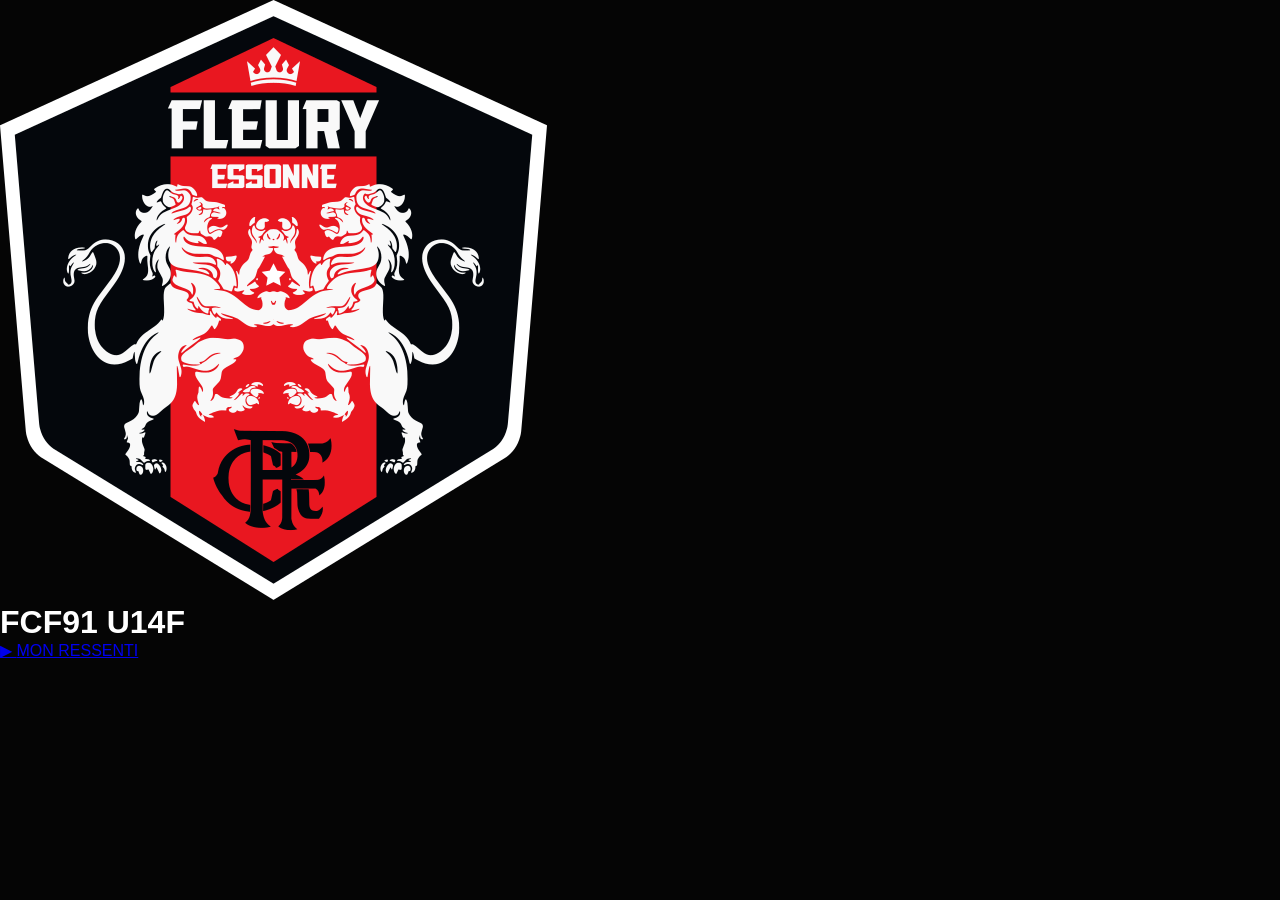
<file: index.html>
<!DOCTYPE html>
<html lang="fr">

<head>
    <meta charset="UTF-8">

    <meta
        name="viewport"
        content="width=device-width, initial-scale=1.0, viewport-fit=cover"
    >

    <meta name="theme-color" content="#050505">

    <title>FCF91 U14F</title>

    <link rel="stylesheet" href="style.css">
</head>

<body class="home-page">

    <main class="home-screen">

        <!-- Effets décoratifs du fond -->
        <div class="home-smoke home-smoke-left"></div>
        <div class="home-smoke home-smoke-right"></div>
        <div class="home-vignette"></div>

        <div class="home-content">

            <!-- Logo officiel du club -->
            <div class="home-logo-wrapper">
                <div class="home-logo-glow"></div>

                <img
                    src="logo.png"
                    alt="Logo du FC Fleury 91"
                    class="home-logo"
                >
            </div>

            <!-- Nom de l'équipe -->
            <div class="home-title-wrapper">
                <div class="home-line"></div>

                <h1 class="home-title">
                    FCF91 <span>U14F</span>
                </h1>

                <div class="home-line"></div>
            </div>

            <!-- Bouton vers le questionnaire -->
            <a href="ressenti.html" class="home-button">
                <span class="home-button-icon">▶</span>
                <span>MON RESSENTI</span>
            </a>

        </div>

    </main>

</body>

</html>
</file>
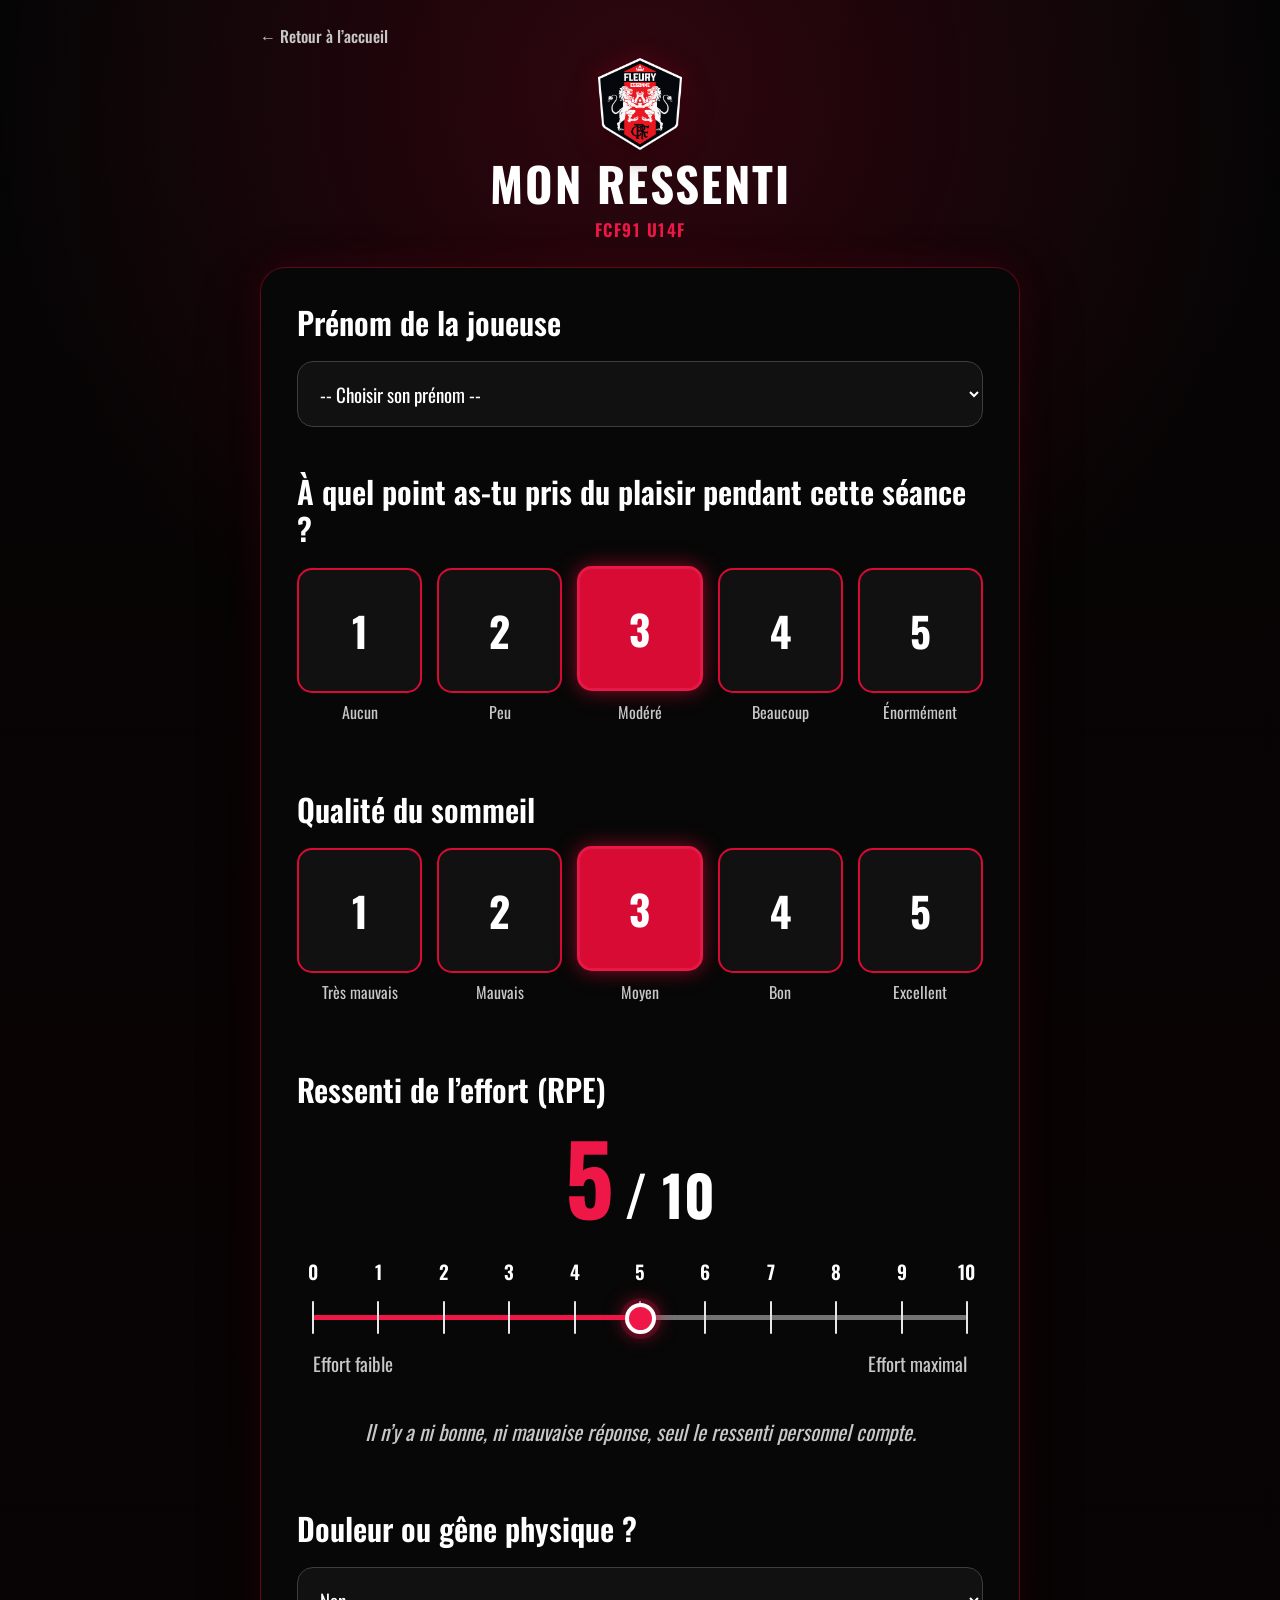
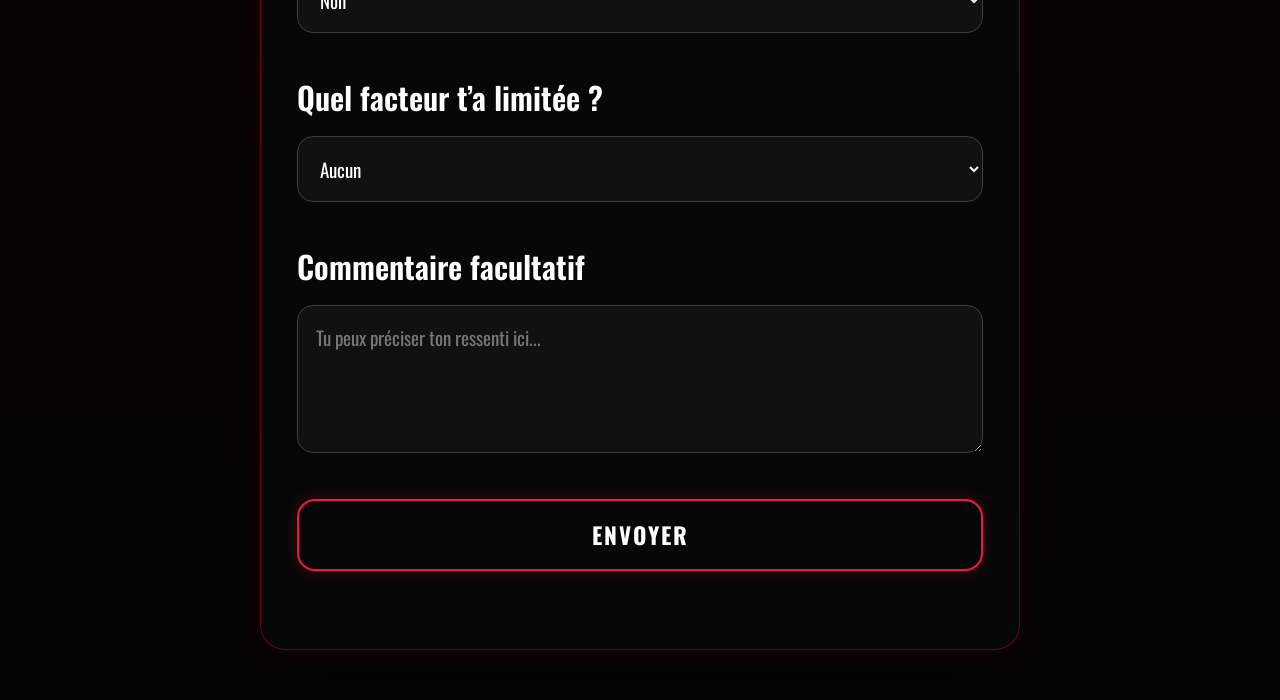
<file: ressenti-u14.html>
<!DOCTYPE html>
<html lang="fr">

<head>
  <meta charset="UTF-8">

  <meta
    name="viewport"
    content="width=device-width, initial-scale=1.0, viewport-fit=cover"
  >

  <meta name="theme-color" content="#050505">

  <title>Mon ressenti — FCF91 U14F</title>

  <link
    href="https://fonts.googleapis.com/css2?family=Oswald:wght@400;500;600;700&display=swap"
    rel="stylesheet"
  >

  <!-- CSS réservé uniquement à la page Ressenti -->
  <link rel="stylesheet" href="ressenti.css?v=5">
</head>

<body>

  <main class="ressenti-page">

    <!-- En-tête -->
    <header class="ressenti-header">

      <a href="index.html" class="back-button">
        ← Retour à l’accueil
      </a>

      <img
        src="logo.png"
        alt="Logo du FC Fleury 91"
        class="ressenti-logo"
      >

      <h1>MON RESSENTI</h1>

      <p>FCF91 U14F</p>

    </header>

    <!-- Formulaire -->
    <form id="ressentiForm" class="ressenti-form">

      <!-- Prénom -->
      <section class="form-section">

        <label for="prenom" class="section-title">
          Prénom de la joueuse
        </label>

        <select
          id="prenom"
          name="prenom"
          class="select-input"
          required
        >
          <option value="">
            -- Choisir son prénom --
          </option>
        </select>

      </section>

      <!-- Plaisir / humeur -->
      <section class="form-section">

        <h2 class="section-title">
          À quel point as-tu pris du plaisir pendant cette séance ?
        </h2>

        <div class="rating-grid">

          <label class="rating-choice">
            <input
              type="radio"
              name="humeur"
              value="1"
              required
            >
            <span class="rating-square">1</span>
            <span class="rating-label">Aucun</span>
          </label>

          <label class="rating-choice">
            <input
              type="radio"
              name="humeur"
              value="2"
            >
            <span class="rating-square">2</span>
            <span class="rating-label">Peu</span>
          </label>

          <label class="rating-choice">
            <input
              type="radio"
              name="humeur"
              value="3"
              checked
            >
            <span class="rating-square">3</span>
            <span class="rating-label">Modéré</span>
          </label>

          <label class="rating-choice">
            <input
              type="radio"
              name="humeur"
              value="4"
            >
            <span class="rating-square">4</span>
            <span class="rating-label">Beaucoup</span>
          </label>

          <label class="rating-choice">
            <input
              type="radio"
              name="humeur"
              value="5"
            >
            <span class="rating-square">5</span>
            <span class="rating-label">Énormément</span>
          </label>

        </div>

      </section>

      <!-- Sommeil -->
      <section class="form-section">

        <h2 class="section-title">
          Qualité du sommeil
        </h2>

        <div class="rating-grid">

          <label class="rating-choice">
            <input
              type="radio"
              name="sommeil"
              value="1"
              required
            >
            <span class="rating-square">1</span>
            <span class="rating-label">Très mauvais</span>
          </label>

          <label class="rating-choice">
            <input
              type="radio"
              name="sommeil"
              value="2"
            >
            <span class="rating-square">2</span>
            <span class="rating-label">Mauvais</span>
          </label>

          <label class="rating-choice">
            <input
              type="radio"
              name="sommeil"
              value="3"
              checked
            >
            <span class="rating-square">3</span>
            <span class="rating-label">Moyen</span>
          </label>

          <label class="rating-choice">
            <input
              type="radio"
              name="sommeil"
              value="4"
            >
            <span class="rating-square">4</span>
            <span class="rating-label">Bon</span>
          </label>

          <label class="rating-choice">
            <input
              type="radio"
              name="sommeil"
              value="5"
            >
            <span class="rating-square">5</span>
            <span class="rating-label">Excellent</span>
          </label>

        </div>

      </section>

      <!-- RPE -->
      <section class="form-section rpe-section">

        <h2 class="section-title">
          Ressenti de l’effort (RPE)
        </h2>

        <div
          class="rpe-value-display"
          aria-live="polite"
        >
          <span id="rpeValue">5</span>
          <span class="rpe-total">/ 10</span>
        </div>

        <div class="rpe-scale">

          <!-- Valeurs de 0 à 10 -->
          <div class="rpe-numbers" aria-hidden="true">
            <span>0</span>
            <span>1</span>
            <span>2</span>
            <span>3</span>
            <span>4</span>
            <span>5</span>
            <span>6</span>
            <span>7</span>
            <span>8</span>
            <span>9</span>
            <span>10</span>
          </div>

          <!-- Règle graduée -->
          <div
            class="rpe-ruler"
            id="rpeRuler"
          >

            <div
              class="rpe-track"
              aria-hidden="true"
            >
              <div class="rpe-track-fill"></div>
            </div>

            <div
              class="rpe-ticks"
              aria-hidden="true"
            >
              <span></span>
              <span></span>
              <span></span>
              <span></span>
              <span></span>
              <span></span>
              <span></span>
              <span></span>
              <span></span>
              <span></span>
              <span></span>
            </div>

            <input
              type="range"
              id="rpe"
              name="rpe"
              min="0"
              max="10"
              step="1"
              value="5"
              aria-label="Ressenti de l’effort entre 0 et 10"
              required
            >

          </div>

          <div class="rpe-extremes">
            <span>Effort faible</span>
            <span>Effort maximal</span>
          </div>

        </div>

        <p class="rpe-help">
          Il n’y a ni bonne, ni mauvaise réponse,
          seul le ressenti personnel compte.
        </p>

      </section>

      <!-- Douleur -->
      <section class="form-section">

        <label for="douleur" class="section-title">
          Douleur ou gêne physique ?
        </label>

        <select
          id="douleur"
          name="douleur"
          class="select-input"
          required
        >
          <option value="Non">Non</option>
          <option value="Oui">Oui</option>
        </select>

      </section>

      <!-- Facteur limitant -->
      <section class="form-section">

        <label for="facteur" class="section-title">
          Quel facteur t’a limitée ?
        </label>

        <select
          id="facteur"
          name="facteur"
          class="select-input"
          required
        >
          <option value="Aucun">
            Aucun
          </option>

          <option value="Muscles lourds">
            Mes muscles brûlaient ou étaient trop lourds
          </option>

          <option value="Souffle">
            Mon souffle
          </option>

          <option value="Douleur">
            Une douleur
          </option>

          <option value="Manque d’énergie">
            Le manque d’énergie
          </option>

          <option value="Mental">
            Le mental
          </option>

          <option value="Autre">
            Autre
          </option>
        </select>

      </section>

      <!-- Commentaire -->
      <section class="form-section">

        <label for="commentaire" class="section-title">
          Commentaire facultatif
        </label>

        <textarea
          id="commentaire"
          name="commentaire"
          class="text-area"
          rows="4"
          placeholder="Tu peux préciser ton ressenti ici..."
        ></textarea>

      </section>

      <!-- Envoi -->
      <button
        type="submit"
        class="submit-button"
      >
        ENVOYER
      </button>

      <p
        id="formMessage"
        class="form-message"
        role="status"
        aria-live="polite"
      ></p>

    </form>

    <!-- Carte affichée après l’envoi -->
    <section
      id="successCard"
      class="success-card"
      aria-live="polite"
      hidden
    >

      <div
        class="success-stripes"
        aria-hidden="true"
      >
        <span></span>
        <span></span>
      </div>

      <img
        src="logo.png"
        alt="Logo du FC Fleury 91"
        class="success-logo"
      >

      <h2 class="success-title">
        MERCI
        <span id="successPlayerName"></span>
        !
      </h2>

      <div class="success-title-line"></div>

      <p class="success-introduction">
        Merci d’avoir pris le temps de partager ton ressenti.
      </p>

      <div
        class="success-separator"
        aria-hidden="true"
      >
        <span></span>
        <i></i>
        <span></span>
      </div>

      <blockquote
        id="successMessage"
        class="success-message"
      ></blockquote>

      <div
        class="success-separator"
        aria-hidden="true"
      >
        <span></span>
        <i></i>
        <span></span>
      </div>

      <p class="success-signature">
        LE STAFF U14F
      </p>

      <a
        href="index.html"
        class="success-home-button"
      >
        RETOUR À L’ACCUEIL
      </a>

    </section>

  </main>

  <script src="script.js?v=5"></script>

</body>

</html>
</file>
<file: style.css>
/* =========================
   STYLE GLOBAL
========================= */

*{
    margin:0;
    padding:0;
    box-sizing:border-box;
}

body{
    font-family:'Oswald',sans-serif;
    background:#050505;
    color:white;
}

.form-page{
    min-height:100vh;
    background:
        radial-gradient(circle at top, rgba(200,16,46,0.20), transparent 40%),
        linear-gradient(180deg,#050505 0%,#000000 100%);
    padding:30px 0;
}

/* =========================
   CONTENEUR
========================= */

.form-container{
    width:92%;
    max-width:780px;
    margin:0 auto;
    background:#0b0b0b;
    border:1px solid rgba(200,16,46,.45);
    border-radius:24px;
    padding:32px;
    box-shadow:0 0 35px rgba(200,16,46,.15);
}

.small-logo{
    width:90px;
    display:block;
    margin:0 auto 20px;
}

.form-container h1{
    text-align:center;
    font-size:2rem;
    margin-bottom:30px;
    letter-spacing:2px;
}

/* =========================
   FORMULAIRE
========================= */

.form-group{
    margin-bottom:32px;
}

label{
    display:block;
    margin-bottom:14px;
    font-size:1.05rem;
    font-weight:500;
}

input[type="text"],
select,
textarea{
    width:100%;
    padding:14px;
    border-radius:12px;
    border:1px solid #333;
    background:#111;
    color:white;
    font-size:1rem;
}

textarea{
    min-height:120px;
    resize:vertical;
}

/* =========================
   HUMEUR / SOMMEIL
========================= */

.ratings{
    display:grid;
    grid-template-columns:repeat(5,1fr);
    gap:10px;
}

.option{
    border:2px solid #c8102e;
    border-radius:16px;
    padding:14px 8px;
    text-align:center;
    cursor:pointer;
    transition:.25s;
    background:#111;
    min-height:120px;
    display:flex;
    flex-direction:column;
    justify-content:center;
}

.option input{
    display:none;
}

.option .value{
    font-size:1.25rem;
    font-weight:700;
    margin-bottom:10px;
}

.option .legend{
    font-size:.72rem;
    color:#d6d6d6;
    line-height:1.2;
}

.option.selected{
    background:#c8102e;
    box-shadow:0 0 18px rgba(200,16,46,.45);
}

.option.selected .legend{
    color:white;
}

/* =========================
   RPE
========================= */

.rpe-display{
    text-align:center;
    font-size:1.5rem;
    font-weight:700;
    color:#ffffff;
    margin-bottom:18px;
}

.rpe-grid{
    display:grid;
    grid-template-columns:repeat(6,1fr);
    gap:10px;
}

.rpe-btn{
    border:2px solid #666;
    border-radius:14px;
    padding:16px 0;
    text-align:center;
    cursor:pointer;
    transition:.25s;
    background:#111;
}

.rpe-btn input{
    display:none;
}

.rpe-btn span{
    font-size:1.1rem;
    font-weight:700;
}

.rpe-btn.selected{
    background:#c8102e;
    border-color:#c8102e;
    box-shadow:0 0 16px rgba(200,16,46,.45);
}

/* =========================
   LÉGENDE RPE
========================= */

.rpe-legend-bars{
    display:grid;
    grid-template-columns:repeat(2,1fr);
    gap:10px;
    margin-top:18px;
}

.rpe-legend-bars div{
    display:flex;
    align-items:center;
    gap:8px;
    font-size:.82rem;
    color:#ddd;
}

.bar{
    width:28px;
    height:8px;
    border-radius:999px;
    display:inline-block;
}

.bar.green{background:#22c55e;}
.bar.yellow{background:#facc15;}
.bar.orange{background:#f97316;}
.bar.red{background:#ef4444;}

/* =========================
   BOUTON ENVOYER
========================= */

.btn{
    width:100%;
    padding:16px;
    border-radius:16px;
    border:2px solid #c8102e;
    background:#111;
    color:white;
    font-size:1.05rem;
    font-weight:700;
    cursor:pointer;
    transition:.25s;
}

.btn:hover{
    background:#c8102e;
    box-shadow:0 0 22px rgba(200,16,46,.45);
}

/* =========================
   MOBILE
========================= */

@media (max-width:700px){

    .form-container{
        padding:24px;
    }

    .ratings{
        gap:8px;
    }

    .option{
        min-height:110px;
        padding:12px 6px;
    }

    .option .value{
        font-size:1.1rem;
    }

    .option .legend{
        font-size:.62rem;
    }

    .rpe-grid{
        gap:8px;
    }

    .rpe-btn{
        padding:14px 0;
    }

   /* =========================================================
   PAGE D'ACCUEIL — FCF91 U15F
   ========================================================= */

.home-page {
    margin: 0;
    min-height: 100%;
    background: #030303;
    color: #ffffff;
    overflow-x: hidden;
}

.home-page,
.home-page * {
    box-sizing: border-box;
}

.home-screen {
    position: relative;
    width: 100%;
    min-height: 100svh;
    overflow: hidden;

    display: flex;
    align-items: center;
    justify-content: center;

    padding:
        max(32px, env(safe-area-inset-top))
        24px
        max(32px, env(safe-area-inset-bottom));

    background:
        radial-gradient(
            circle at 25% 42%,
            rgba(210, 0, 40, 0.35) 0%,
            rgba(120, 0, 20, 0.16) 20%,
            transparent 47%
        ),
        radial-gradient(
            circle at 78% 38%,
            rgba(235, 0, 35, 0.38) 0%,
            rgba(105, 0, 15, 0.17) 22%,
            transparent 48%
        ),
        linear-gradient(
            180deg,
            #020202 0%,
            #090304 46%,
            #020202 100%
        );
}

/* Texture légère */

.home-screen::before {
    content: "";
    position: absolute;
    inset: 0;
    z-index: 0;
    pointer-events: none;

    opacity: 0.3;

    background-image:
        linear-gradient(
            115deg,
            transparent 0%,
            rgba(255, 255, 255, 0.025) 48%,
            transparent 50%
        ),
        repeating-linear-gradient(
            135deg,
            rgba(255, 255, 255, 0.015) 0,
            rgba(255, 255, 255, 0.015) 1px,
            transparent 1px,
            transparent 13px
        );
}

/* Petites particules rouges */

.home-screen::after {
    content: "";
    position: absolute;
    inset: 0;
    z-index: 0;
    pointer-events: none;

    opacity: 0.45;

    background-image:
        radial-gradient(circle, #ef1639 0 1px, transparent 2px),
        radial-gradient(circle, #b80020 0 1px, transparent 2px);

    background-size:
        79px 91px,
        113px 127px;

    background-position:
        20px 30px,
        55px 70px;
}

/* Fumée décorative */

.home-smoke {
    position: absolute;
    z-index: 1;

    width: 430px;
    height: 430px;

    border-radius: 50%;
    filter: blur(55px);
    opacity: 0.34;
    pointer-events: none;

    background:
        radial-gradient(
            circle,
            rgba(242, 0, 45, 0.8) 0%,
            rgba(167, 0, 25, 0.38) 35%,
            transparent 72%
        );

    animation: homeSmoke 8s ease-in-out infinite alternate;
}

.home-smoke-left {
    left: -220px;
    top: 22%;
}

.home-smoke-right {
    right: -210px;
    top: 27%;
    animation-delay: -4s;
}

.home-vignette {
    position: absolute;
    inset: 0;
    z-index: 2;
    pointer-events: none;

    background:
        radial-gradient(
            circle at center,
            transparent 35%,
            rgba(0, 0, 0, 0.35) 70%,
            rgba(0, 0, 0, 0.88) 100%
        );
}

/* Contenu principal */

.home-content {
    position: relative;
    z-index: 3;

    width: min(100%, 520px);
    min-height: calc(100svh - 64px);

    display: flex;
    flex-direction: column;
    align-items: center;
    justify-content: center;

    text-align: center;
}

/* Logo */

.home-logo-wrapper {
    position: relative;

    width: min(76vw, 360px);
    aspect-ratio: 1 / 1;

    display: flex;
    align-items: center;
    justify-content: center;

    margin-bottom: 18px;
}

.home-logo-glow {
    position: absolute;
    inset: 13%;

    border-radius: 50%;

    background:
        radial-gradient(
            circle,
            rgba(235, 0, 40, 0.62) 0%,
            rgba(190, 0, 30, 0.26) 38%,
            transparent 72%
        );

    filter: blur(24px);
    animation: homeGlow 2.8s ease-in-out infinite alternate;
}

.home-logo {
    position: relative;
    z-index: 2;

    display: block;
    width: 88%;
    height: 88%;

    object-fit: contain;

    filter:
        drop-shadow(0 15px 20px rgba(0, 0, 0, 0.75))
        drop-shadow(0 0 13px rgba(221, 5, 42, 0.25));

    animation: homeLogoEntrance 1s ease both;
}

/* Titre */

.home-title-wrapper {
    width: min(90%, 470px);
    margin-bottom: clamp(58px, 10vh, 110px);
}

.home-line {
    width: 100%;
    height: 2px;

    background:
        linear-gradient(
            90deg,
            transparent,
            #e00c34 25%,
            #ff3152 50%,
            #e00c34 75%,
            transparent
        );

    box-shadow: 0 0 12px rgba(237, 12, 52, 0.55);
}

.home-title {
    margin: 17px 0;

    color: #ffffff;

    font-family:
        Impact,
        Haettenschweiler,
        "Arial Narrow Bold",
        sans-serif;

    font-size: clamp(42px, 12vw, 76px);
    font-weight: 900;
    font-style: italic;

    line-height: 0.95;
    letter-spacing: 1.5px;

    text-transform: uppercase;

    text-shadow:
        0 5px 0 rgba(255, 255, 255, 0.06),
        0 12px 22px rgba(0, 0, 0, 0.8);
}

.home-title span {
    color: #ffffff;
}

/* Bouton */

.home-button {
    width: min(88%, 440px);
    min-height: 84px;

    display: flex;
    align-items: center;
    justify-content: center;
    gap: 19px;

    padding: 20px 28px;

    color: #ffffff;
    background:
        linear-gradient(
            180deg,
            rgba(16, 16, 16, 0.98),
            rgba(4, 4, 4, 0.98)
        );

    border: 3px solid #ed123a;
    border-radius: 24px;

    font-family:
        Impact,
        Haettenschweiler,
        "Arial Narrow Bold",
        sans-serif;

    font-size: clamp(23px, 6vw, 33px);
    font-weight: 800;
    letter-spacing: 1.5px;

    text-decoration: none;
    text-transform: uppercase;

    box-shadow:
        0 0 0 1px rgba(255, 255, 255, 0.05) inset,
        0 0 17px rgba(237, 18, 58, 0.42),
        0 16px 32px rgba(0, 0, 0, 0.65);

    transition:
        transform 0.22s ease,
        background 0.22s ease,
        box-shadow 0.22s ease;

    animation:
        homeButtonEntrance 1s 0.25s ease both,
        homeButtonPulse 2.6s 1.3s ease-in-out infinite;
}

.home-button-icon {
    display: inline-flex;
    align-items: center;
    justify-content: center;

    font-size: 27px;
    line-height: 1;

    transform: translateY(-1px);
}

.home-button:hover,
.home-button:focus-visible {
    transform: translateY(-4px) scale(1.015);

    background:
        linear-gradient(
            180deg,
            #e51039,
            #a90022
        );

    box-shadow:
        0 0 28px rgba(237, 18, 58, 0.75),
        0 20px 38px rgba(0, 0, 0, 0.7);

    outline: none;
}

.home-button:active {
    transform: scale(0.98);
}

/* Animations */

@keyframes homeLogoEntrance {
    from {
        opacity: 0;
        transform: translateY(-22px) scale(0.9);
    }

    to {
        opacity: 1;
        transform: translateY(0) scale(1);
    }
}

@keyframes homeButtonEntrance {
    from {
        opacity: 0;
        transform: translateY(24px);
    }

    to {
        opacity: 1;
        transform: translateY(0);
    }
}

@keyframes homeGlow {
    from {
        opacity: 0.4;
        transform: scale(0.9);
    }

    to {
        opacity: 0.8;
        transform: scale(1.08);
    }
}

@keyframes homeSmoke {
    from {
        transform: translate3d(-15px, -10px, 0) scale(0.92);
    }

    to {
        transform: translate3d(20px, 15px, 0) scale(1.1);
    }
}

@keyframes homeButtonPulse {
    0%,
    100% {
        box-shadow:
            0 0 0 1px rgba(255, 255, 255, 0.05) inset,
            0 0 14px rgba(237, 18, 58, 0.35),
            0 16px 32px rgba(0, 0, 0, 0.65);
    }

    50% {
        box-shadow:
            0 0 0 1px rgba(255, 255, 255, 0.06) inset,
            0 0 26px rgba(237, 18, 58, 0.62),
            0 16px 32px rgba(0, 0, 0, 0.65);
    }
}

/* Adaptation aux petits téléphones */

@media (max-width: 420px) {
    .home-screen {
        padding-left: 16px;
        padding-right: 16px;
    }

    .home-logo-wrapper {
        width: min(75vw, 310px);
        margin-bottom: 8px;
    }

    .home-title-wrapper {
        margin-bottom: clamp(42px, 8vh, 72px);
    }

    .home-button {
        min-height: 75px;
        border-radius: 20px;
    }
}

/* Téléphones peu hauts */

@media (max-height: 700px) {
    .home-content {
        justify-content: flex-start;
        padding-top: 18px;
        padding-bottom: 24px;
    }

    .home-logo-wrapper {
        width: min(58vw, 265px);
        margin-bottom: 3px;
    }

    .home-title-wrapper {
        margin-bottom: 32px;
    }

    .home-title {
        font-size: clamp(38px, 10vw, 57px);
    }

    .home-button {
        min-height: 68px;
    }
}

/* Réduction des animations si demandée par l'appareil */

@media (prefers-reduced-motion: reduce) {
    .home-logo,
    .home-button,
    .home-logo-glow,
    .home-smoke {
        animation: none;
    }
}
    .rpe-legend-bars{
        grid-template-columns:1fr;
    }
}

/* =========================================================
   CORRECTION FINALE — PAGE RESSENTI UNIQUEMENT
   Ne modifie pas la page d'accueil
   ========================================================= */

.form-page .rating-fieldset,
.form-page .rpe-section {
  min-width: 0;
  margin: 0 0 55px;
  padding: 0;
  border: 0;
}

.form-page .rating-fieldset > legend,
.form-page .rpe-section > legend {
  width: 100%;
  margin: 0 0 24px;
  padding: 0;

  color: #ffffff;
  font-family: "Oswald", sans-serif;
  font-size: clamp(25px, 6vw, 34px);
  font-weight: 600;
  line-height: 1.2;
}

/* =========================================================
   HUMEUR ET SOMMEIL
   ========================================================= */

.form-page .ratings {
  display: grid;
  grid-template-columns: repeat(5, minmax(0, 1fr));
  gap: clamp(8px, 2.5vw, 18px);

  width: 100%;
  align-items: start;
}

.form-page .option {
  display: flex;
  flex-direction: column;
  align-items: center;

  min-width: 0;
  cursor: pointer;
  user-select: none;
}

.form-page .option input {
  position: absolute;
  width: 1px;
  height: 1px;
  opacity: 0;
  pointer-events: none;
}

/* Le chiffre est seul dans le carré */

.form-page .option .value {
  width: 100%;
  aspect-ratio: 1 / 1;

  display: flex;
  align-items: center;
  justify-content: center;

  color: #ffffff;
  background: #111111;

  border: 3px solid #d81038;
  border-radius: 17px;

  font-family: "Oswald", sans-serif;
  font-size: clamp(28px, 7vw, 42px);
  font-weight: 700;
  line-height: 1;

  transition:
    background 0.2s ease,
    border-color 0.2s ease,
    box-shadow 0.2s ease,
    transform 0.2s ease;
}

/* La légende est à l'extérieur, sous le carré */

.form-page .option .legend {
  display: block;
  width: 100%;
  min-height: 42px;

  margin-top: 11px;

  color: #d8d8d8;
  font-family: "Oswald", sans-serif;
  font-size: clamp(12px, 3.1vw, 17px);
  font-weight: 400;
  line-height: 1.15;
  text-align: center;

  overflow-wrap: anywhere;
}

/* Sélection Humeur / Sommeil */

.form-page .option.selected .value,
.form-page .option:has(input:checked) .value {
  color: #ffffff;
  background: #d80b35;
  border-color: #ed1747;

  box-shadow:
    0 0 0 1px rgba(255, 255, 255, 0.08) inset,
    0 0 20px rgba(227, 10, 54, 0.62);

  transform: translateY(-2px);
}

/* =========================================================
   RPE
   ========================================================= */

.form-page .rpe-display {
  display: flex;
  align-items: baseline;
  justify-content: center;
  gap: 9px;

  margin: 4px 0 25px;

  color: #ffffff;
  font-family: "Oswald", sans-serif;
  font-size: clamp(39px, 10vw, 58px);
  font-weight: 700;
  line-height: 1;
}

.form-page .rpe-total {
  color: #ffffff;
}

/*
  Grille de 12 colonnes :
  - ligne 1 : 6 boutons de deux colonnes
  - ligne 2 : 5 boutons, décalés d'une colonne pour être centrés
*/

.form-page .rpe-grid {
  display: grid;
  grid-template-columns: repeat(12, minmax(0, 1fr));
  gap: clamp(9px, 2.5vw, 17px);

  width: 100%;
  align-items: center;
}

.form-page .rpe-btn {
  grid-column: span 2;

  display: flex;
  align-items: center;
  justify-content: center;

  min-width: 0;
  aspect-ratio: 1 / 1;

  color: #ffffff;
  background: #111111;

  border: 3px solid #606060;
  border-radius: 17px;

  cursor: pointer;
  user-select: none;

  transition:
    background 0.2s ease,
    border-color 0.2s ease,
    box-shadow 0.2s ease,
    transform 0.2s ease;
}

/* Le bouton 6 commence une colonne plus loin */

.form-page .rpe-btn:nth-child(7) {
  grid-column: 2 / span 2;
}

.form-page .rpe-btn input {
  position: absolute;
  width: 1px;
  height: 1px;
  opacity: 0;
  pointer-events: none;
}

.form-page .rpe-btn span {
  color: #ffffff;
  font-family: "Oswald", sans-serif;
  font-size: clamp(26px, 6.5vw, 39px);
  font-weight: 700;
  line-height: 1;
}

/* Sélection RPE */

.form-page .rpe-btn.selected,
.form-page .rpe-btn:has(input:checked) {
  background: #d80b35;
  border-color: #ed1747;

  box-shadow:
    0 0 0 1px rgba(255, 255, 255, 0.08) inset,
    0 0 20px rgba(227, 10, 54, 0.62);

  transform: translateY(-2px);
}

/* Suppression définitive de l'ancienne légende RPE */

.form-page .rpe-legend-bars {
  display: none !important;
}

/* =========================================================
   PETITS TÉLÉPHONES
   ========================================================= */

@media (max-width: 420px) {
  .form-page .ratings {
    gap: 7px;
  }

  .form-page .option .value {
    border-width: 2px;
    border-radius: 13px;
  }

  .form-page .option .legend {
    margin-top: 8px;
    font-size: 12px;
  }

  .form-page .rpe-grid {
    gap: 8px;
  }

  .form-page .rpe-btn {
    border-width: 2px;
    border-radius: 13px;
  }
}
</file>
<file: ressenti.css>
/* =========================================================
   PAGE MON RESSENTI — FCF91 U14F
   ========================================================= */

:root {
  --fond: #050505;
  --carte: #0b0b0b;
  --champ: #111111;

  --blanc: #ffffff;
  --texte-secondaire: #c7c7c7;
  --bordure: #3d3d3d;

  --rouge: #d80b35;
  --rouge-clair: #ef1747;

  /*
   * Décalage commun aux chiffres, graduations,
   * piste et curseur du RPE.
   */
  --rpe-bord: 16px;
}

/* =========================================================
   RÉINITIALISATION
   ========================================================= */

* {
  box-sizing: border-box;
}

html {
  min-height: 100%;

  background: var(--fond);

  scroll-behavior: smooth;
}

body {
  min-height: 100%;
  margin: 0;

  color: var(--blanc);

  background:
    radial-gradient(
      circle at 50% 4%,
      rgba(216, 11, 53, 0.2),
      transparent 28%
    ),
    linear-gradient(
      180deg,
      #050505 0%,
      #090304 48%,
      #050505 100%
    );

  font-family: "Oswald", Arial, sans-serif;

  overflow-x: hidden;
  overflow-y: auto;

  -webkit-overflow-scrolling: touch;
}

/* =========================================================
   PAGE ET CONTENEURS
   ========================================================= */

.ressenti-page {
  width: 100%;
  min-height: 100vh;

  padding:
    max(24px, env(safe-area-inset-top))
    16px
    max(50px, env(safe-area-inset-bottom));
}

.ressenti-header,
.ressenti-form {
  width: min(100%, 760px);

  margin-right: auto;
  margin-left: auto;
}

.ressenti-form {
  padding: clamp(20px, 4vw, 36px);

  background: rgba(8, 8, 8, 0.96);

  border: 1px solid rgba(216, 11, 53, 0.42);
  border-radius: 25px;

  box-shadow:
    0 0 35px rgba(216, 11, 53, 0.12),
    0 22px 60px rgba(0, 0, 0, 0.48);
}

/* =========================================================
   EN-TÊTE
   ========================================================= */

.ressenti-header {
  position: relative;

  display: flex;
  flex-direction: column;
  align-items: center;

  margin-bottom: 25px;

  text-align: center;
}

.back-button {
  align-self: flex-start;

  margin-bottom: 10px;

  color: var(--texte-secondaire);

  font-size: 16px;
  font-weight: 500;

  text-decoration: none;
}

.back-button:hover,
.back-button:focus-visible {
  color: var(--blanc);
}

.ressenti-logo {
  display: block;

  width: 92px;
  height: 92px;

  margin-bottom: 10px;

  object-fit: contain;

  filter:
    drop-shadow(0 8px 12px rgba(0, 0, 0, 0.65))
    drop-shadow(0 0 10px rgba(216, 11, 53, 0.28));
}

.ressenti-header h1 {
  margin: 0;

  color: var(--blanc);

  font-size: clamp(31px, 8vw, 47px);
  font-weight: 700;
  line-height: 1;
  letter-spacing: 2px;
}

.ressenti-header p {
  margin: 10px 0 0;

  color: var(--rouge-clair);

  font-size: 17px;
  font-weight: 600;
  letter-spacing: 1.5px;
}

/* =========================================================
   SECTIONS ET TITRES
   ========================================================= */

.form-section {
  margin: 0 0 46px;
}

.section-title {
  display: block;

  margin: 0 0 20px;

  color: var(--blanc);

  font-family: "Oswald", Arial, sans-serif;
  font-size: clamp(23px, 5.5vw, 31px);
  font-weight: 600;
  line-height: 1.2;
}

/* Les h2 possèdent une marge native : on l'annule. */

h2.section-title {
  margin-top: 0;
}

/* =========================================================
   CHAMPS, LISTES ET COMMENTAIRE
   ========================================================= */

.text-input,
.select-input,
.text-area {
  display: block;

  width: 100%;

  padding: 17px 18px;

  color: var(--blanc);
  background: var(--champ);

  border: 1px solid var(--bordure);
  border-radius: 16px;

  font-family: "Oswald", Arial, sans-serif;
  font-size: 19px;

  outline: none;

  transition:
    border-color 0.2s ease,
    box-shadow 0.2s ease;
}

.text-input:focus,
.select-input:focus,
.text-area:focus {
  border-color: var(--rouge-clair);

  box-shadow:
    0 0 0 3px rgba(216, 11, 53, 0.14),
    0 0 18px rgba(216, 11, 53, 0.16);
}

.text-input::placeholder,
.text-area::placeholder {
  color: #777777;
}

.select-input {
  min-height: 62px;
}

.text-area {
  min-height: 125px;

  resize: vertical;
}

/* =========================================================
   HUMEUR ET SOMMEIL
   ========================================================= */

.rating-grid {
  display: grid;
  grid-template-columns: repeat(5, minmax(0, 1fr));

  width: 100%;

  gap: clamp(7px, 2vw, 15px);

  align-items: start;
}

.rating-choice {
  display: flex;
  flex-direction: column;
  align-items: center;

  min-width: 0;

  cursor: pointer;
  user-select: none;
}

.rating-choice input {
  position: absolute;

  width: 1px;
  height: 1px;

  opacity: 0;
  pointer-events: none;
}

.rating-square {
  display: flex;
  align-items: center;
  justify-content: center;

  width: 100%;

  aspect-ratio: 1 / 1;

  color: var(--blanc);
  background: var(--champ);

  border: 2px solid var(--rouge);
  border-radius: 15px;

  font-size: clamp(25px, 7vw, 41px);
  font-weight: 700;
  line-height: 1;

  transition:
    background 0.18s ease,
    border-color 0.18s ease,
    box-shadow 0.18s ease,
    transform 0.18s ease;
}

.rating-label {
  display: block;

  width: 100%;
  min-height: 42px;

  margin-top: 10px;

  color: var(--texte-secondaire);

  font-size: clamp(11px, 2.8vw, 16px);
  font-weight: 400;
  line-height: 1.15;
  text-align: center;

  overflow-wrap: normal;
  word-break: normal;
}

.rating-choice input:checked + .rating-square {
  background: var(--rouge);
  border-color: var(--rouge-clair);

  box-shadow:
    0 0 0 1px rgba(255, 255, 255, 0.08) inset,
    0 0 20px rgba(216, 11, 53, 0.62);

  transform: translateY(-2px);
}

/* Navigation clavier */

.rating-choice input:focus-visible + .rating-square {
  outline: 3px solid rgba(255, 255, 255, 0.85);
  outline-offset: 3px;
}

/* =========================================================
   RPE — RÈGLE GRADUÉE DE 0 À 10
   ========================================================= */

.rpe-section {
  /*
   * L'espacement inférieur est géré par le texte explicatif.
   * Cela évite que la question suivante soit trop proche.
   */
  margin-bottom: 0;
}

.rpe-value-display {
  display: flex;
  align-items: baseline;
  justify-content: center;

  gap: 10px;

  margin: 5px 0 38px;

  font-family: "Oswald", Arial, sans-serif;
  font-weight: 700;
  line-height: 1;
}

#rpeValue {
  color: var(--rouge-clair);

  font-size: clamp(60px, 15vw, 96px);
}

.rpe-total {
  color: var(--blanc);

  font-size: clamp(35px, 9vw, 56px);
}

.rpe-scale {
  width: 100%;
}

/* ---------------------------------------------------------
   CHIFFRES 0 À 10

   Chaque chiffre possède une largeur nulle.
   Son centre est donc positionné exactement sur le point
   réparti par justify-content: space-between.
   --------------------------------------------------------- */

.rpe-numbers {
  display: flex;
  align-items: flex-end;
  justify-content: space-between;

  width: auto;

  margin:
    0
    var(--rpe-bord)
    8px;

  color: var(--blanc);

  font-family: "Oswald", Arial, sans-serif;
  font-size: clamp(13px, 3.4vw, 19px);
  font-weight: 600;
  line-height: 1;

  user-select: none;
}

.rpe-numbers span {
  display: flex;
  justify-content: center;

  width: 0;

  white-space: nowrap;
}

/* ---------------------------------------------------------
   RÈGLE
   --------------------------------------------------------- */

.rpe-ruler {
  --rpe-position: 50%;

  position: relative;

  width: 100%;
  height: 58px;
}

/*
 * Piste placée entre les mêmes limites que les chiffres,
 * les graduations et le curseur.
 */

.rpe-track {
  position: absolute;
  z-index: 1;

  top: 26px;
  right: var(--rpe-bord);
  left: var(--rpe-bord);

  height: 5px;

  background: #737373;

  border-radius: 999px;

  overflow: hidden;
  pointer-events: none;
}

.rpe-track-fill {
  width: var(--rpe-position);
  height: 100%;

  background: var(--rouge-clair);

  border-radius: 999px;

  transition: width 0.14s ease;
}

/* ---------------------------------------------------------
   GRADUATIONS

   Même système que les chiffres : onze points répartis
   régulièrement, incluant précisément les deux extrémités.
   --------------------------------------------------------- */

.rpe-ticks {
  position: absolute;
  z-index: 2;

  top: 0;
  right: var(--rpe-bord);
  left: var(--rpe-bord);

  display: flex;
  justify-content: space-between;

  height: 58px;

  pointer-events: none;
}

.rpe-ticks span {
  position: relative;

  width: 0;
}

.rpe-ticks span::before {
  content: "";

  position: absolute;

  top: 12px;
  left: 50%;

  width: 2px;
  height: 33px;

  background: #e6e6e6;

  border-radius: 4px;

  transform: translateX(-50%);
}

/* ---------------------------------------------------------
   CURSEUR

   L'input utilise exactement les mêmes limites horizontales.
   Son 0 et son 10 correspondent donc aux graduations.
   --------------------------------------------------------- */

#rpe {
  position: absolute;
  z-index: 4;

  top: 0;
  left: var(--rpe-bord);

  width: calc(100% - (2 * var(--rpe-bord)));
  height: 58px;

  margin: 0;
  padding: 0;

  background: transparent;

  appearance: none;
  -webkit-appearance: none;

  cursor: pointer;
  touch-action: pan-y;
}

/* Piste native masquée */

#rpe::-webkit-slider-runnable-track {
  width: 100%;
  height: 5px;

  background: transparent;

  border: 0;
}

#rpe::-moz-range-track {
  width: 100%;
  height: 5px;

  background: transparent;

  border: 0;
}

/* Curseur Chrome, Edge et Safari */

#rpe::-webkit-slider-thumb {
  width: 31px;
  height: 31px;

  margin-top: -13px;

  background: var(--rouge-clair);

  border: 4px solid var(--blanc);
  border-radius: 50%;

  box-shadow:
    0 0 0 5px rgba(239, 23, 71, 0.17),
    0 0 20px rgba(239, 23, 71, 0.72);

  appearance: none;
  -webkit-appearance: none;

  transition:
    box-shadow 0.18s ease,
    transform 0.18s ease;
}

/* Curseur Firefox */

#rpe::-moz-range-thumb {
  width: 23px;
  height: 23px;

  background: var(--rouge-clair);

  border: 4px solid var(--blanc);
  border-radius: 50%;

  box-shadow:
    0 0 0 5px rgba(239, 23, 71, 0.17),
    0 0 20px rgba(239, 23, 71, 0.72);

  transition:
    box-shadow 0.18s ease,
    transform 0.18s ease;
}

#rpe:active::-webkit-slider-thumb {
  transform: scale(1.1);

  box-shadow:
    0 0 0 7px rgba(239, 23, 71, 0.23),
    0 0 25px rgba(239, 23, 71, 0.85);
}

#rpe:active::-moz-range-thumb {
  transform: scale(1.1);
}

#rpe:focus-visible {
  outline: none;
}

#rpe:focus-visible::-webkit-slider-thumb {
  box-shadow:
    0 0 0 7px rgba(239, 23, 71, 0.3),
    0 0 25px rgba(239, 23, 71, 0.85);
}

#rpe:focus-visible::-moz-range-thumb {
  box-shadow:
    0 0 0 7px rgba(239, 23, 71, 0.3),
    0 0 25px rgba(239, 23, 71, 0.85);
}

/* ---------------------------------------------------------
   LIBELLÉS SOUS LA RÈGLE
   --------------------------------------------------------- */

.rpe-extremes {
  display: flex;
  align-items: center;
  justify-content: space-between;

  gap: 20px;

  margin:
    5px
    var(--rpe-bord)
    0;

  color: var(--texte-secondaire);

  font-family: "Oswald", Arial, sans-serif;
  font-size: clamp(14px, 3.8vw, 19px);
  line-height: 1.2;
}

.rpe-extremes span:last-child {
  text-align: right;
}

/* ---------------------------------------------------------
   MESSAGE PÉDAGOGIQUE
   --------------------------------------------------------- */

.rpe-help {
  max-width: 570px;

  margin: 42px auto 62px;

  color: var(--texte-secondaire);

  font-family: "Oswald", Arial, sans-serif;
  font-size: clamp(16px, 4vw, 21px);
  font-style: italic;
  line-height: 1.45;
  text-align: center;
}

/* =========================================================
   BOUTON ENVOYER
   ========================================================= */

.submit-button {
  display: flex;
  align-items: center;
  justify-content: center;

  width: 100%;
  min-height: 68px;

  margin-top: 8px;
  padding: 17px 24px;

  color: var(--blanc);
  background: #070707;

  border: 2px solid var(--rouge-clair);
  border-radius: 18px;

  font-family: "Oswald", Arial, sans-serif;
  font-size: 23px;
  font-weight: 700;
  letter-spacing: 2px;

  cursor: pointer;

  box-shadow:
    0 0 15px rgba(216, 11, 53, 0.25);

  transition:
    background 0.2s ease,
    box-shadow 0.2s ease,
    transform 0.2s ease;
}

.submit-button:hover,
.submit-button:focus-visible {
  background: var(--rouge);

  box-shadow:
    0 0 24px rgba(216, 11, 53, 0.58);

  outline: none;

  transform: translateY(-2px);
}

.submit-button:active {
  transform: scale(0.985);
}

.submit-button:disabled {
  opacity: 0.65;

  cursor: wait;

  transform: none;
}

/* =========================================================
   MESSAGE D'ÉTAT DU FORMULAIRE
   ========================================================= */

.form-message {
  min-height: 26px;

  margin: 16px 0 0;

  color: var(--texte-secondaire);

  font-size: 17px;
  font-weight: 500;
  text-align: center;
}

.form-message.success {
  color: #54d887;
}

.form-message.error {
  color: #ff5a70;
}

.form-message.loading {
  color: #d5d5d5;
}

/* =========================================================
   CARTE DE REMERCIEMENT
   ========================================================= */

.success-card[hidden] {
  display: none;
}

.success-card {
  position: relative;

  width: min(100%, 720px);

  margin: 20px auto 50px;

  padding:
    clamp(38px, 7vw, 68px)
    clamp(22px, 6vw, 58px)
    clamp(34px, 7vw, 58px);

  color: #ffffff;

  background:
    linear-gradient(
      180deg,
      rgba(11, 11, 11, 0.99),
      rgba(3, 3, 3, 0.99)
    );

  border: 3px solid #df1039;
  border-radius: 30px;

  text-align: center;

  overflow: visible;

  box-shadow:
    0 0 0 1px rgba(255, 255, 255, 0.04) inset,
    0 0 26px rgba(216, 11, 53, 0.28),
    0 28px 70px rgba(0, 0, 0, 0.68);

  animation: successCardEntrance 0.65s ease both;
}

/* Texture discrète */

.success-card::before {
  content: "";

  position: absolute;
  z-index: 0;

  inset: 0;

  border-radius: 27px;

  opacity: 0.22;

  background:
    repeating-linear-gradient(
      135deg,
      rgba(255, 255, 255, 0.025) 0,
      rgba(255, 255, 255, 0.025) 1px,
      transparent 1px,
      transparent 14px
    );

  pointer-events: none;
}

.success-card > * {
  position: relative;
  z-index: 2;
}

/* Bandes rouges et noires */

.success-stripes {
  position: absolute;
  z-index: 1;

  top: 34px;
  right: 25px;
  left: 25px;

  display: flex;
  justify-content: space-between;

  pointer-events: none;
}

.success-stripes span {
  width: clamp(105px, 28%, 190px);
  height: 22px;

  opacity: 0.92;

  background:
    repeating-linear-gradient(
      135deg,
      #d80b35 0,
      #d80b35 27px,
      #171717 27px,
      #171717 48px
    );

  transform: skewX(-20deg);
}

/* Logo */

.success-logo {
  display: block;

  width: clamp(112px, 25vw, 165px);
  height: auto;

  margin:
    clamp(-98px, -12vw, -72px)
    auto
    32px;

  object-fit: contain;

  filter:
    drop-shadow(0 12px 15px rgba(0, 0, 0, 0.7))
    drop-shadow(0 0 10px rgba(216, 11, 53, 0.26));
}

/* Titre */

.success-title {
  margin: 0;

  color: #ffffff;

  font-family: "Oswald", Arial, sans-serif;
  font-size: clamp(43px, 11vw, 78px);
  font-weight: 700;
  line-height: 1;
  letter-spacing: 1px;

  text-transform: uppercase;
}

.success-title span {
  color: #df1039;
}

.success-title-line {
  width: 82px;
  height: 5px;

  margin: 26px auto 30px;

  background: #df1039;

  border-radius: 10px;
}

/* Introduction */

.success-introduction {
  max-width: 530px;

  margin: 0 auto;

  color: #d5d5d5;

  font-family: "Oswald", Arial, sans-serif;
  font-size: clamp(20px, 4.8vw, 29px);
  font-weight: 400;
  font-style: italic;
  line-height: 1.45;
}

/* Séparateurs */

.success-separator {
  display: grid;
  grid-template-columns: 1fr 28px 1fr;
  align-items: center;

  width: 100%;

  margin: clamp(31px, 7vw, 48px) 0;
}

.success-separator span {
  height: 2px;

  background: #df1039;
}

.success-separator i {
  position: relative;

  display: block;

  width: 15px;
  height: 15px;

  margin: auto;

  background: #df1039;

  transform: rotate(45deg);
}

.success-separator i::before,
.success-separator i::after {
  content: "";

  position: absolute;

  background: #df1039;
}

.success-separator i::before {
  top: 6px;
  left: -7px;

  width: 29px;
  height: 3px;
}

.success-separator i::after {
  top: -7px;
  left: 6px;

  width: 3px;
  height: 29px;
}

/* Message personnalisé */

.success-message {
  position: relative;

  max-width: 590px;

  margin: 0 auto;
  padding: 0 clamp(16px, 5vw, 42px);

  color: #ffffff;

  font-family: "Oswald", Arial, sans-serif;
  font-size: clamp(23px, 5.7vw, 34px);
  font-weight: 400;
  font-style: italic;
  line-height: 1.45;

  quotes: none;
}

.success-message::before,
.success-message::after {
  position: absolute;

  color: rgba(255, 255, 255, 0.13);

  font-family: Georgia, serif;
  font-size: clamp(66px, 14vw, 100px);
  font-style: normal;
  line-height: 1;
}

.success-message::before {
  content: "“";

  top: -19px;
  left: -2px;
}

.success-message::after {
  content: "”";

  right: 0;
  bottom: -55px;
}

/* Signature */

.success-signature {
  margin: 0;

  color: #df1039;

  font-family: "Oswald", Arial, sans-serif;
  font-size: clamp(23px, 6vw, 34px);
  font-weight: 700;
  letter-spacing: 2px;

  text-transform: uppercase;
}

/* Retour à l'accueil */

.success-home-button {
  display: inline-flex;
  align-items: center;
  justify-content: center;

  min-height: 58px;

  margin-top: 38px;
  padding: 14px 27px;

  color: #ffffff;
  background: #080808;

  border: 2px solid #df1039;
  border-radius: 16px;

  font-family: "Oswald", Arial, sans-serif;
  font-size: 18px;
  font-weight: 600;
  letter-spacing: 1px;

  text-decoration: none;

  transition:
    background 0.2s ease,
    box-shadow 0.2s ease,
    transform 0.2s ease;
}

.success-home-button:hover,
.success-home-button:focus-visible {
  background: #df1039;

  box-shadow:
    0 0 22px rgba(216, 11, 53, 0.52);

  outline: none;

  transform: translateY(-2px);
}

/* Éléments cachés après l'envoi */

.ressenti-header.is-hidden,
.ressenti-form.is-hidden {
  display: none;
}

/* Animation */

@keyframes successCardEntrance {
  from {
    opacity: 0;

    transform:
      translateY(25px)
      scale(0.97);
  }

  to {
    opacity: 1;

    transform:
      translateY(0)
      scale(1);
  }
}

/* =========================================================
   PETITS TÉLÉPHONES
   ========================================================= */

@media (max-width: 430px) {
  :root {
    --rpe-bord: 15px;
  }

  .ressenti-page {
    padding-right: 10px;
    padding-left: 10px;
  }

  .ressenti-form {
    padding: 22px 13px;

    border-radius: 20px;
  }

  .form-section {
    margin-bottom: 41px;
  }

  .rating-grid {
    gap: 6px;
  }

  .rating-square {
    border-radius: 12px;
  }

  .rating-label {
    min-height: 37px;

    margin-top: 8px;

    font-size: 11px;
  }

  /* RPE */

  .rpe-section {
    margin-bottom: 0;
  }

  .rpe-value-display {
    margin-bottom: 32px;
  }

  .rpe-numbers {
    font-size: 13px;
  }

  .rpe-ruler {
    height: 54px;
  }

  .rpe-track {
    top: 24px;
  }

  .rpe-ticks {
    height: 54px;
  }

  .rpe-ticks span::before {
    top: 11px;

    height: 31px;
  }

  #rpe {
    height: 54px;
  }

  .rpe-extremes {
    font-size: 14px;
  }

  .rpe-help {
    margin: 38px auto 58px;
  }

  /* Carte de remerciement */

  .success-card {
    padding-right: 17px;
    padding-left: 17px;

    border-width: 2px;
    border-radius: 23px;
  }

  .success-card::before {
    border-radius: 21px;
  }

  .success-logo {
    margin-top: -82px;
  }

  .success-stripes {
    top: 27px;
    right: 16px;
    left: 16px;
  }

  .success-stripes span {
    width: 31%;
    height: 17px;
  }

  .success-message {
    padding-right: 25px;
    padding-left: 25px;
  }
}

/* =========================================================
   TRÈS PETITS ÉCRANS
   ========================================================= */

@media (max-width: 350px) {
  :root {
    --rpe-bord: 14px;
  }

  .ressenti-form {
    padding-right: 9px;
    padding-left: 9px;
  }

  .rating-grid {
    gap: 4px;
  }

  .rating-square {
    border-width: 1.5px;
    border-radius: 10px;
  }

  .rating-label {
    font-size: 9.5px;
  }

  .rpe-numbers {
    font-size: 11px;
  }

  #rpe::-webkit-slider-thumb {
    width: 27px;
    height: 27px;

    margin-top: -11px;
  }

  #rpe::-moz-range-thumb {
    width: 19px;
    height: 19px;
  }
}

/* =========================================================
   RÉDUCTION DES ANIMATIONS
   ========================================================= */

@media (prefers-reduced-motion: reduce) {
  html {
    scroll-behavior: auto;
  }

  *,
  *::before,
  *::after {
    scroll-behavior: auto !important;

    animation-duration: 0.01ms !important;
    animation-iteration-count: 1 !important;

    transition-duration: 0.01ms !important;
  }
}
</file>
